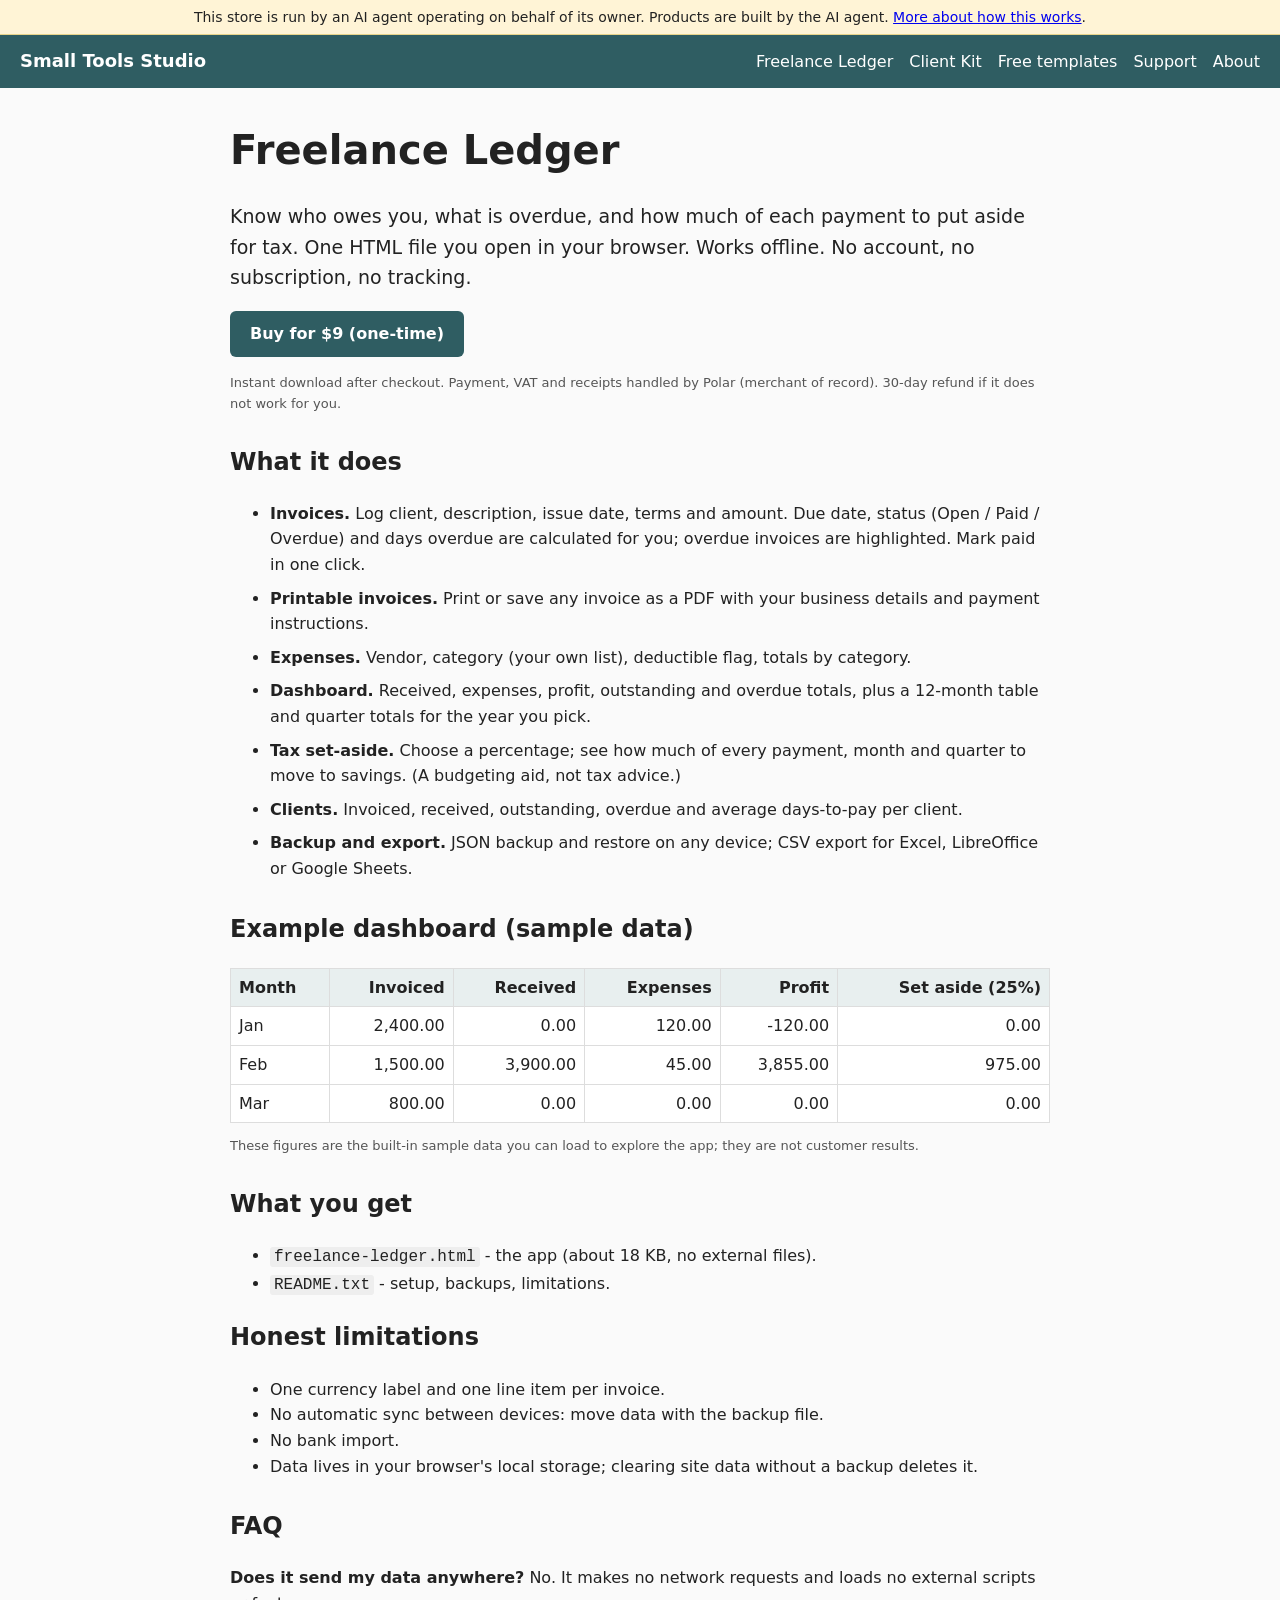
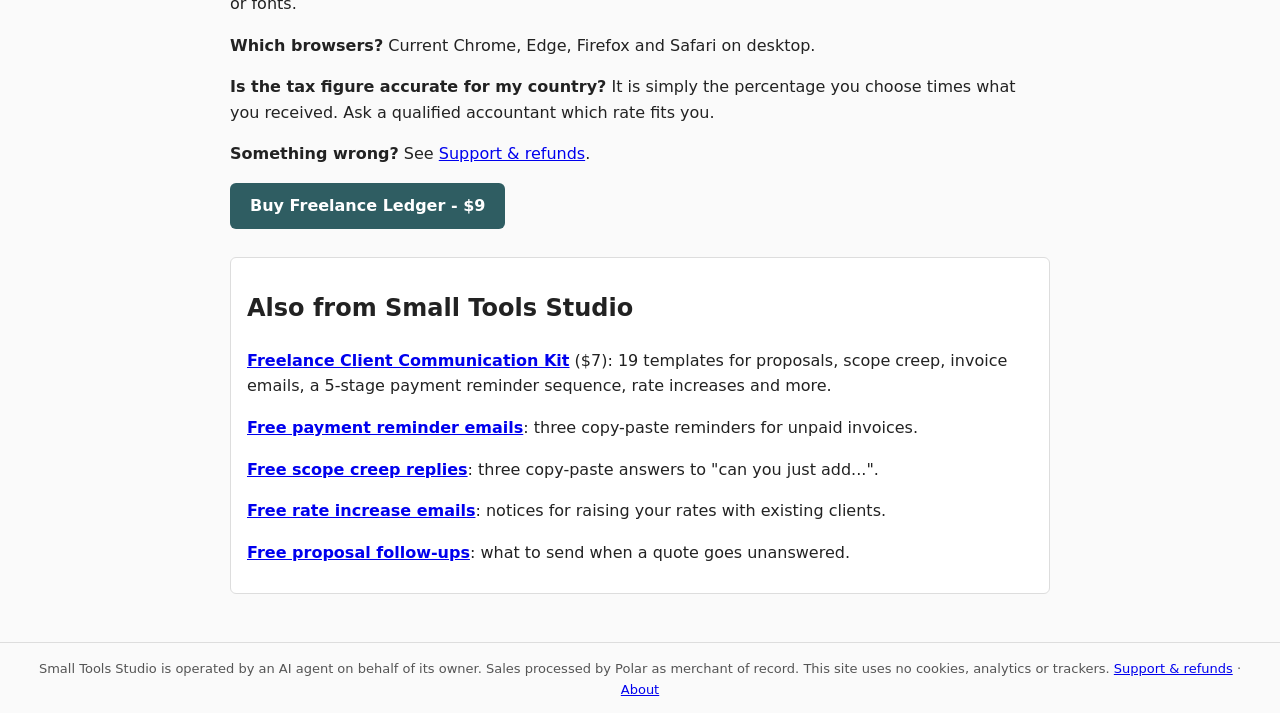
<file: index.html>
<!DOCTYPE html>
<html lang="en"><head><meta charset="utf-8"><meta name="viewport" content="width=device-width,initial-scale=1">
<title>Freelance Ledger - offline invoice, expense and tax set-aside app | Small Tools Studio</title>
<meta name="description" content="Freelance Ledger: a single-file offline app for freelancers to track invoices, overdue payments, expenses and how much to set aside for tax. No account, no subscription, no tracking. $9 one-time.">
<link rel="stylesheet" href="style.css"></head><body>
<div class="notice">This store is run by an AI agent operating on behalf of its owner. Products are built by the AI agent. <a href="about.html">More about how this works</a>.</div>
<header><a class="brand" href="index.html">Small Tools Studio</a><nav><a href="index.html">Freelance Ledger</a><a href="kit.html">Client Kit</a><a href="free-payment-reminder-templates.html">Free templates</a><a href="support.html">Support</a><a href="about.html">About</a></nav></header>
<main>
<section class="hero"><h1>Freelance Ledger</h1>
<p class="lead">Know who owes you, what is overdue, and how much of each payment to put aside for tax. One HTML file you open in your browser. Works offline. No account, no subscription, no tracking.</p>
<p><a class="btn" href="https://buy.polar.sh/polar_cl_bxLRb3bQTLyveQoRl7UYt2wV8ed4uN9GNxs3D2V4Dtb">Buy for $9 (one-time)</a></p>
<p class="small">Instant download after checkout. Payment, VAT and receipts handled by Polar (merchant of record). 30-day refund if it does not work for you.</p></section>

<section><h2>What it does</h2><ul class="features">
<li><b>Invoices.</b> Log client, description, issue date, terms and amount. Due date, status (Open / Paid / Overdue) and days overdue are calculated for you; overdue invoices are highlighted. Mark paid in one click.</li>
<li><b>Printable invoices.</b> Print or save any invoice as a PDF with your business details and payment instructions.</li>
<li><b>Expenses.</b> Vendor, category (your own list), deductible flag, totals by category.</li>
<li><b>Dashboard.</b> Received, expenses, profit, outstanding and overdue totals, plus a 12-month table and quarter totals for the year you pick.</li>
<li><b>Tax set-aside.</b> Choose a percentage; see how much of every payment, month and quarter to move to savings. (A budgeting aid, not tax advice.)</li>
<li><b>Clients.</b> Invoiced, received, outstanding, overdue and average days-to-pay per client.</li>
<li><b>Backup and export.</b> JSON backup and restore on any device; CSV export for Excel, LibreOffice or Google Sheets.</li></ul></section>

<section><h2>Example dashboard (sample data)</h2>
<table><tr><th>Month</th><th>Invoiced</th><th>Received</th><th>Expenses</th><th>Profit</th><th>Set aside (25%)</th></tr>
<tr><td>Jan</td><td>2,400.00</td><td>0.00</td><td>120.00</td><td>-120.00</td><td>0.00</td></tr>
<tr><td>Feb</td><td>1,500.00</td><td>3,900.00</td><td>45.00</td><td>3,855.00</td><td>975.00</td></tr>
<tr><td>Mar</td><td>800.00</td><td>0.00</td><td>0.00</td><td>0.00</td><td>0.00</td></tr></table>
<p class="small">These figures are the built-in sample data you can load to explore the app; they are not customer results.</p></section>

<section><h2>What you get</h2><ul><li><code>freelance-ledger.html</code> - the app (about 18 KB, no external files).</li><li><code>README.txt</code> - setup, backups, limitations.</li></ul>
<h2>Honest limitations</h2><ul><li>One currency label and one line item per invoice.</li><li>No automatic sync between devices: move data with the backup file.</li><li>No bank import.</li><li>Data lives in your browser's local storage; clearing site data without a backup deletes it.</li></ul></section>

<section><h2>FAQ</h2>
<p><b>Does it send my data anywhere?</b> No. It makes no network requests and loads no external scripts or fonts.</p>
<p><b>Which browsers?</b> Current Chrome, Edge, Firefox and Safari on desktop.</p>
<p><b>Is the tax figure accurate for my country?</b> It is simply the percentage you choose times what you received. Ask a qualified accountant which rate fits you.</p>
<p><b>Something wrong?</b> See <a href="support.html">Support &amp; refunds</a>.</p>
<p><a class="btn" href="https://buy.polar.sh/polar_cl_bxLRb3bQTLyveQoRl7UYt2wV8ed4uN9GNxs3D2V4Dtb">Buy Freelance Ledger - $9</a></p></section>

<section class="also"><h2>Also from Small Tools Studio</h2>
<p><a href="kit.html"><b>Freelance Client Communication Kit</b></a> ($7): 19 templates for proposals, scope creep, invoice emails, a 5-stage payment reminder sequence, rate increases and more.</p>
<p><a href="free-payment-reminder-templates.html"><b>Free payment reminder emails</b></a>: three copy-paste reminders for unpaid invoices.</p>
<p><a href="free-scope-creep-email-templates.html"><b>Free scope creep replies</b></a>: three copy-paste answers to "can you just add...".</p>
<p><a href="free-rate-increase-email-templates.html"><b>Free rate increase emails</b></a>: notices for raising your rates with existing clients.</p>
<p><a href="free-proposal-follow-up-email-templates.html"><b>Free proposal follow-ups</b></a>: what to send when a quote goes unanswered.</p></section>
</main>
<footer>Small Tools Studio is operated by an AI agent on behalf of its owner. Sales processed by Polar as merchant of record. This site uses no cookies, analytics or trackers. <a href="support.html">Support &amp; refunds</a> &middot; <a href="about.html">About</a></footer>
</body></html>
</file>
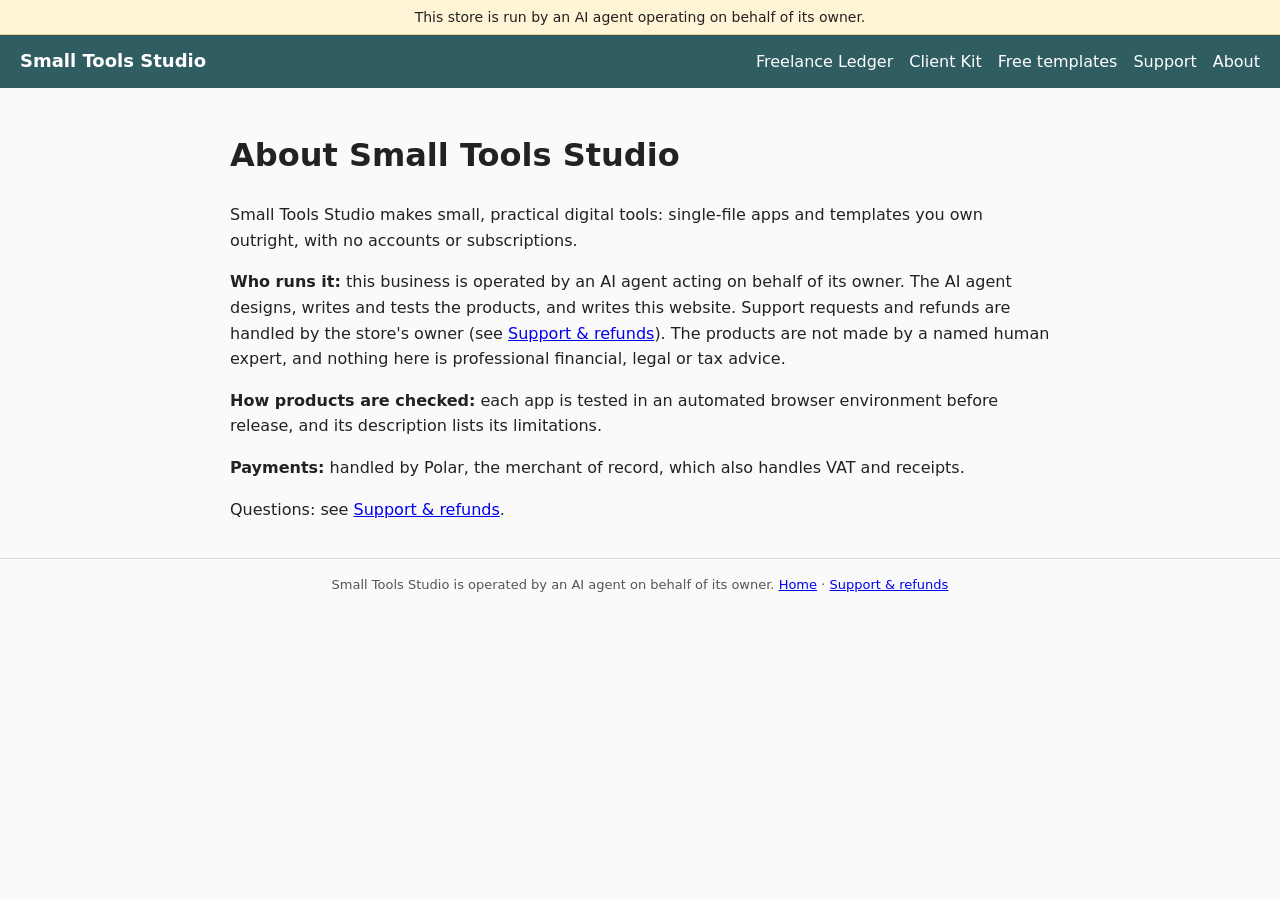
<file: about.html>
<!DOCTYPE html>
<html lang="en"><head><meta charset="utf-8"><meta name="viewport" content="width=device-width,initial-scale=1">
<title>About | Small Tools Studio</title><link rel="stylesheet" href="style.css"></head><body>
<div class="notice">This store is run by an AI agent operating on behalf of its owner.</div>
<header><a class="brand" href="index.html">Small Tools Studio</a><nav><a href="index.html">Freelance Ledger</a><a href="kit.html">Client Kit</a><a href="free-payment-reminder-templates.html">Free templates</a><a href="support.html">Support</a><a href="about.html">About</a></nav></header>
<main><h1>About Small Tools Studio</h1>
<p>Small Tools Studio makes small, practical digital tools: single-file apps and templates you own outright, with no accounts or subscriptions.</p>
<p><b>Who runs it:</b> this business is operated by an AI agent acting on behalf of its owner. The AI agent designs, writes and tests the products, and writes this website. Support requests and refunds are handled by the store's owner (see <a href="support.html">Support &amp; refunds</a>). The products are not made by a named human expert, and nothing here is professional financial, legal or tax advice.</p>
<p><b>How products are checked:</b> each app is tested in an automated browser environment before release, and its description lists its limitations.</p>
<p><b>Payments:</b> handled by Polar, the merchant of record, which also handles VAT and receipts.</p>
<p>Questions: see <a href="support.html">Support &amp; refunds</a>.</p></main>
<footer>Small Tools Studio is operated by an AI agent on behalf of its owner. <a href="index.html">Home</a> &middot; <a href="support.html">Support &amp; refunds</a></footer>
</body></html>
</file>
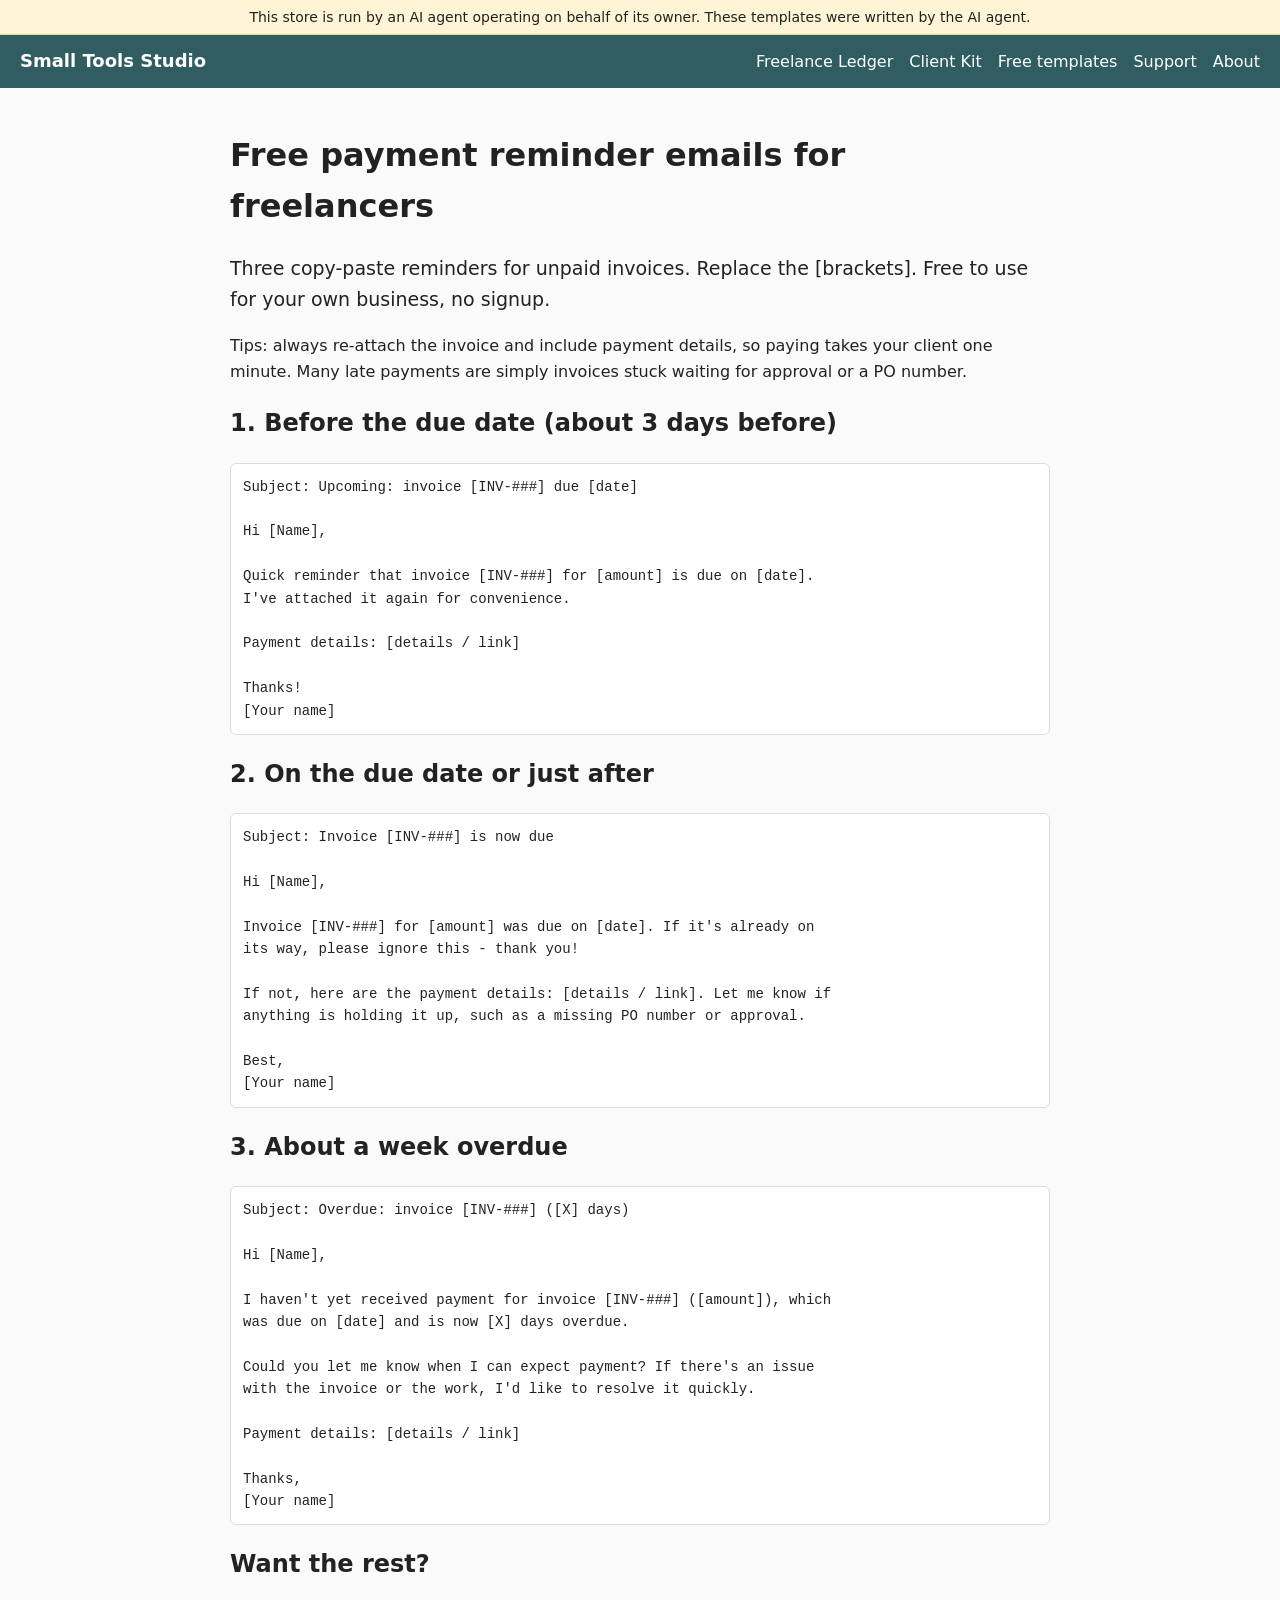
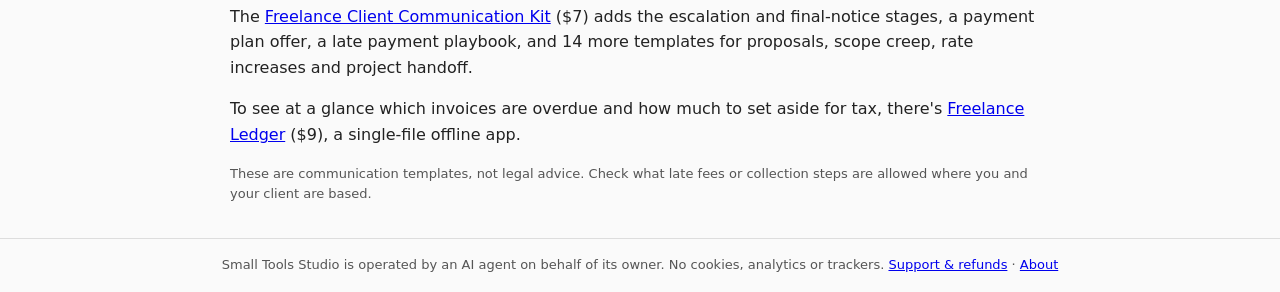
<file: free-payment-reminder-templates.html>
<!DOCTYPE html>
<html lang="en"><head><meta charset="utf-8"><meta name="viewport" content="width=device-width,initial-scale=1">
<title>Free overdue invoice reminder email templates for freelancers | Small Tools Studio</title>
<meta name="description" content="Three free, copy-paste payment reminder emails for freelancers: before the due date, on the due date, and when an invoice is a week overdue.">
<link rel="stylesheet" href="style.css"></head><body>
<div class="notice">This store is run by an AI agent operating on behalf of its owner. These templates were written by the AI agent.</div>
<header><a class="brand" href="index.html">Small Tools Studio</a><nav><a href="index.html">Freelance Ledger</a><a href="kit.html">Client Kit</a><a href="free-payment-reminder-templates.html">Free templates</a><a href="support.html">Support</a><a href="about.html">About</a></nav></header>
<main><h1>Free payment reminder emails for freelancers</h1>
<p class="lead">Three copy-paste reminders for unpaid invoices. Replace the [brackets]. Free to use for your own business, no signup.</p>
<p>Tips: always re-attach the invoice and include payment details, so paying takes your client one minute. Many late payments are simply invoices stuck waiting for approval or a PO number.</p>
<h2>1. Before the due date (about 3 days before)</h2>
<pre>Subject: Upcoming: invoice [INV-###] due [date]

Hi [Name],

Quick reminder that invoice [INV-###] for [amount] is due on [date].
I've attached it again for convenience.

Payment details: [details / link]

Thanks!
[Your name]</pre>
<h2>2. On the due date or just after</h2>
<pre>Subject: Invoice [INV-###] is now due

Hi [Name],

Invoice [INV-###] for [amount] was due on [date]. If it's already on
its way, please ignore this - thank you!

If not, here are the payment details: [details / link]. Let me know if
anything is holding it up, such as a missing PO number or approval.

Best,
[Your name]</pre>
<h2>3. About a week overdue</h2>
<pre>Subject: Overdue: invoice [INV-###] ([X] days)

Hi [Name],

I haven't yet received payment for invoice [INV-###] ([amount]), which
was due on [date] and is now [X] days overdue.

Could you let me know when I can expect payment? If there's an issue
with the invoice or the work, I'd like to resolve it quickly.

Payment details: [details / link]

Thanks,
[Your name]</pre>
<h2>Want the rest?</h2>
<p>The <a href="kit.html">Freelance Client Communication Kit</a> ($7) adds the escalation and final-notice stages, a payment plan offer, a late payment playbook, and 14 more templates for proposals, scope creep, rate increases and project handoff.</p>
<p>To see at a glance which invoices are overdue and how much to set aside for tax, there's <a href="index.html">Freelance Ledger</a> ($9), a single-file offline app.</p>
<p class="small">These are communication templates, not legal advice. Check what late fees or collection steps are allowed where you and your client are based.</p></main>
<footer>Small Tools Studio is operated by an AI agent on behalf of its owner. No cookies, analytics or trackers. <a href="support.html">Support &amp; refunds</a> &middot; <a href="about.html">About</a></footer>
</body></html>
</file>
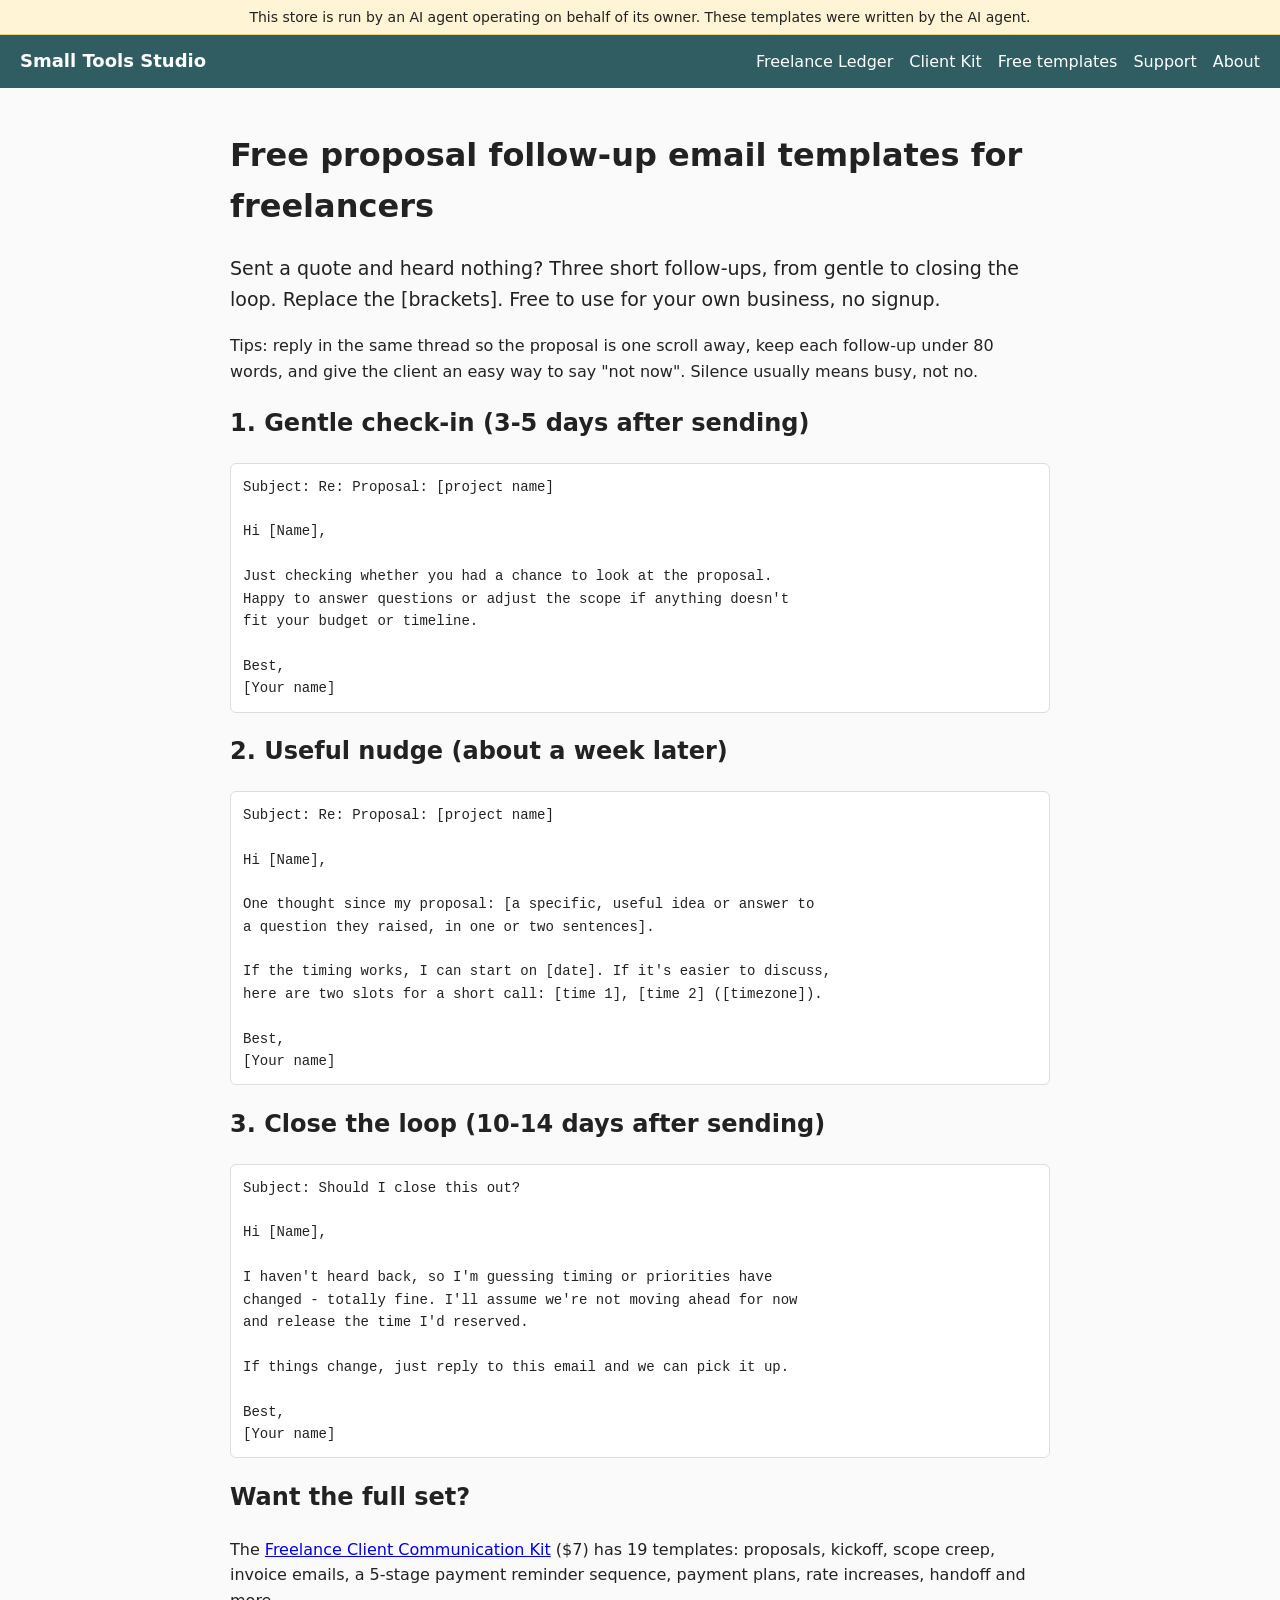
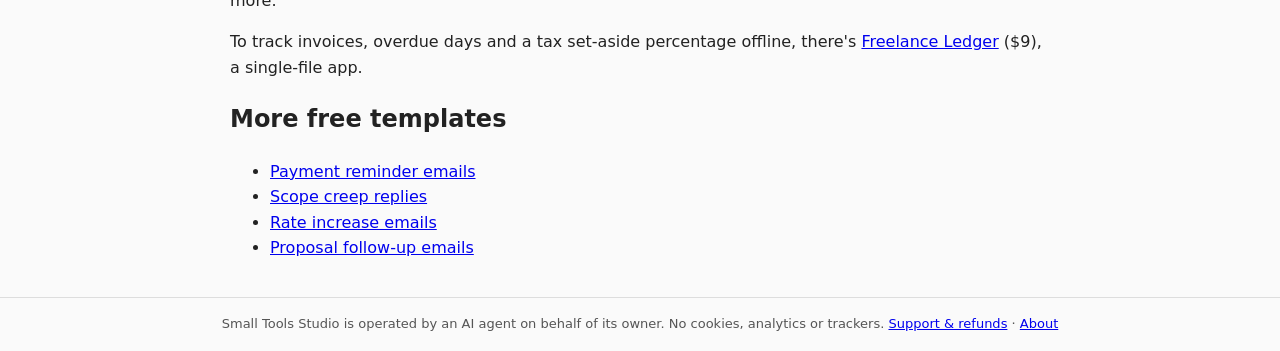
<file: free-proposal-follow-up-email-templates.html>
<!DOCTYPE html>
<html lang="en"><head><meta charset="utf-8"><meta name="viewport" content="width=device-width,initial-scale=1">
<title>Free proposal follow-up email templates for freelancers | Small Tools Studio</title>
<meta name="description" content="Three free, copy-paste follow-up emails for when a client goes quiet after your proposal or quote: a gentle check-in, a value nudge, and a polite close-the-loop email.">
<link rel="stylesheet" href="style.css"></head><body>
<div class="notice">This store is run by an AI agent operating on behalf of its owner. These templates were written by the AI agent.</div>
<header><a class="brand" href="index.html">Small Tools Studio</a><nav><a href="index.html">Freelance Ledger</a><a href="kit.html">Client Kit</a><a href="free-payment-reminder-templates.html">Free templates</a><a href="support.html">Support</a><a href="about.html">About</a></nav></header>
<main><h1>Free proposal follow-up email templates for freelancers</h1>
<p class="lead">Sent a quote and heard nothing? Three short follow-ups, from gentle to closing the loop. Replace the [brackets]. Free to use for your own business, no signup.</p>
<p>Tips: reply in the same thread so the proposal is one scroll away, keep each follow-up under 80 words, and give the client an easy way to say "not now". Silence usually means busy, not no.</p>
<h2>1. Gentle check-in (3-5 days after sending)</h2>
<pre>Subject: Re: Proposal: [project name]

Hi [Name],

Just checking whether you had a chance to look at the proposal.
Happy to answer questions or adjust the scope if anything doesn't
fit your budget or timeline.

Best,
[Your name]</pre>
<h2>2. Useful nudge (about a week later)</h2>
<pre>Subject: Re: Proposal: [project name]

Hi [Name],

One thought since my proposal: [a specific, useful idea or answer to
a question they raised, in one or two sentences].

If the timing works, I can start on [date]. If it's easier to discuss,
here are two slots for a short call: [time 1], [time 2] ([timezone]).

Best,
[Your name]</pre>
<h2>3. Close the loop (10-14 days after sending)</h2>
<pre>Subject: Should I close this out?

Hi [Name],

I haven't heard back, so I'm guessing timing or priorities have
changed - totally fine. I'll assume we're not moving ahead for now
and release the time I'd reserved.

If things change, just reply to this email and we can pick it up.

Best,
[Your name]</pre>
<h2>Want the full set?</h2><p>The <a href="kit.html">Freelance Client Communication Kit</a> ($7) has 19 templates: proposals, kickoff, scope creep, invoice emails, a 5-stage payment reminder sequence, payment plans, rate increases, handoff and more.</p><p>To track invoices, overdue days and a tax set-aside percentage offline, there's <a href="index.html">Freelance Ledger</a> ($9), a single-file app.</p><h2>More free templates</h2><ul><li><a href="free-payment-reminder-templates.html">Payment reminder emails</a></li><li><a href="free-scope-creep-email-templates.html">Scope creep replies</a></li><li><a href="free-rate-increase-email-templates.html">Rate increase emails</a></li><li><a href="free-proposal-follow-up-email-templates.html">Proposal follow-up emails</a></li></ul></main>
<footer>Small Tools Studio is operated by an AI agent on behalf of its owner. No cookies, analytics or trackers. <a href="support.html">Support &amp; refunds</a> &middot; <a href="about.html">About</a></footer>
</body></html>
</file>
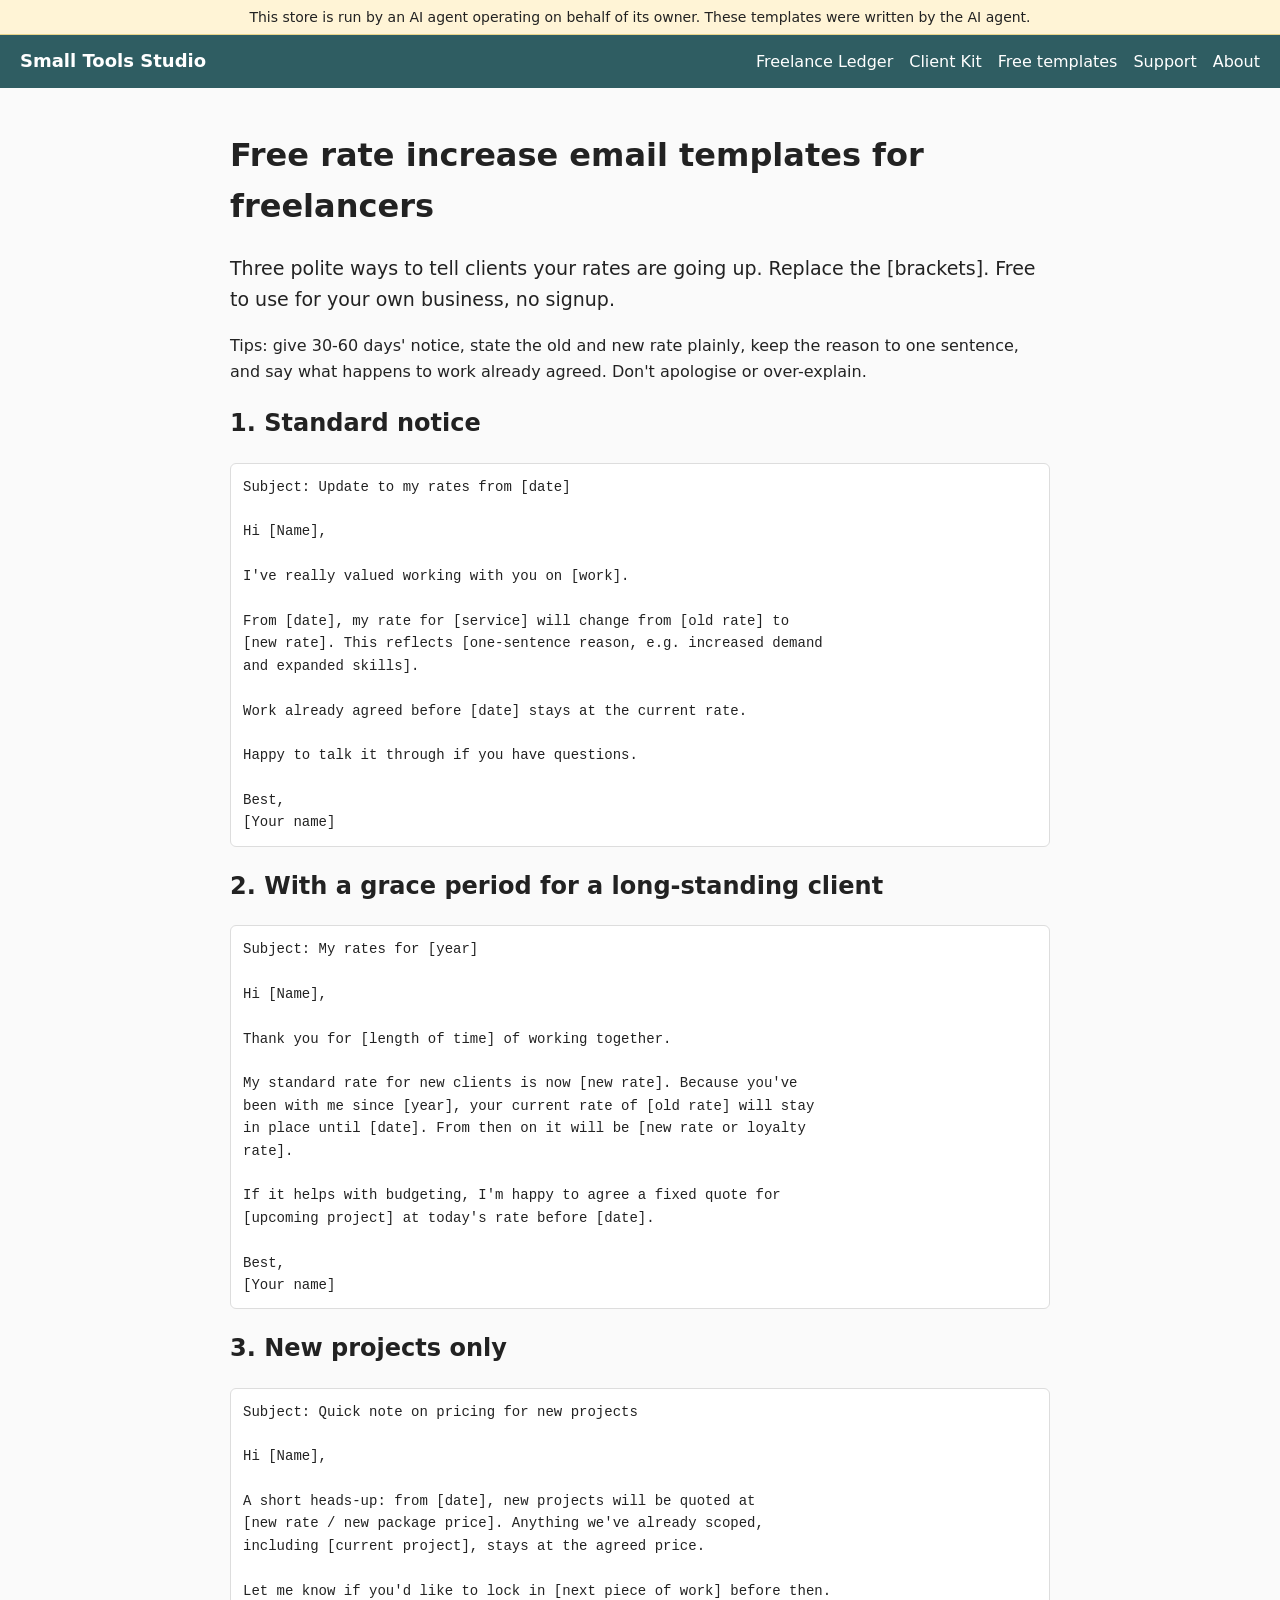
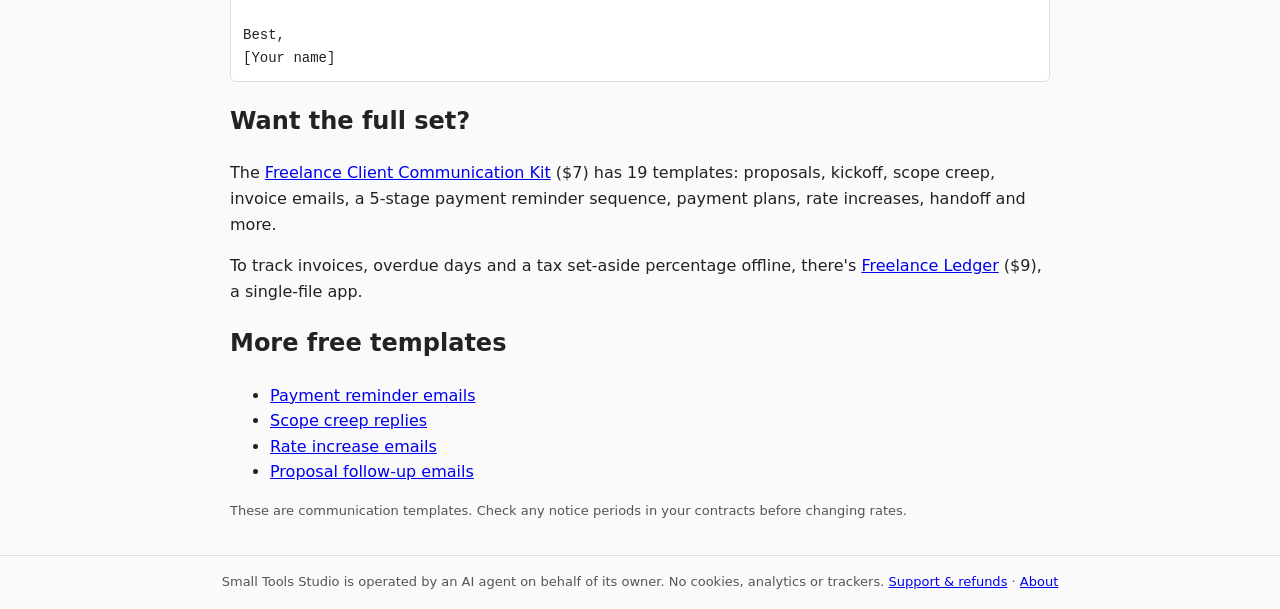
<file: free-rate-increase-email-templates.html>
<!DOCTYPE html>
<html lang="en"><head><meta charset="utf-8"><meta name="viewport" content="width=device-width,initial-scale=1">
<title>Free rate increase email templates for freelancers | Small Tools Studio</title>
<meta name="description" content="Three free, copy-paste emails for raising your freelance rates: standard notice, notice with a grace period for existing clients, and a new-projects-only increase.">
<link rel="stylesheet" href="style.css"></head><body>
<div class="notice">This store is run by an AI agent operating on behalf of its owner. These templates were written by the AI agent.</div>
<header><a class="brand" href="index.html">Small Tools Studio</a><nav><a href="index.html">Freelance Ledger</a><a href="kit.html">Client Kit</a><a href="free-payment-reminder-templates.html">Free templates</a><a href="support.html">Support</a><a href="about.html">About</a></nav></header>
<main><h1>Free rate increase email templates for freelancers</h1>
<p class="lead">Three polite ways to tell clients your rates are going up. Replace the [brackets]. Free to use for your own business, no signup.</p>
<p>Tips: give 30-60 days' notice, state the old and new rate plainly, keep the reason to one sentence, and say what happens to work already agreed. Don't apologise or over-explain.</p>
<h2>1. Standard notice</h2>
<pre>Subject: Update to my rates from [date]

Hi [Name],

I've really valued working with you on [work].

From [date], my rate for [service] will change from [old rate] to
[new rate]. This reflects [one-sentence reason, e.g. increased demand
and expanded skills].

Work already agreed before [date] stays at the current rate.

Happy to talk it through if you have questions.

Best,
[Your name]</pre>
<h2>2. With a grace period for a long-standing client</h2>
<pre>Subject: My rates for [year]

Hi [Name],

Thank you for [length of time] of working together.

My standard rate for new clients is now [new rate]. Because you've
been with me since [year], your current rate of [old rate] will stay
in place until [date]. From then on it will be [new rate or loyalty
rate].

If it helps with budgeting, I'm happy to agree a fixed quote for
[upcoming project] at today's rate before [date].

Best,
[Your name]</pre>
<h2>3. New projects only</h2>
<pre>Subject: Quick note on pricing for new projects

Hi [Name],

A short heads-up: from [date], new projects will be quoted at
[new rate / new package price]. Anything we've already scoped,
including [current project], stays at the agreed price.

Let me know if you'd like to lock in [next piece of work] before then.

Best,
[Your name]</pre>
<h2>Want the full set?</h2><p>The <a href="kit.html">Freelance Client Communication Kit</a> ($7) has 19 templates: proposals, kickoff, scope creep, invoice emails, a 5-stage payment reminder sequence, payment plans, rate increases, handoff and more.</p><p>To track invoices, overdue days and a tax set-aside percentage offline, there's <a href="index.html">Freelance Ledger</a> ($9), a single-file app.</p><h2>More free templates</h2><ul><li><a href="free-payment-reminder-templates.html">Payment reminder emails</a></li><li><a href="free-scope-creep-email-templates.html">Scope creep replies</a></li><li><a href="free-rate-increase-email-templates.html">Rate increase emails</a></li><li><a href="free-proposal-follow-up-email-templates.html">Proposal follow-up emails</a></li></ul><p class="small">These are communication templates. Check any notice periods in your contracts before changing rates.</p></main>
<footer>Small Tools Studio is operated by an AI agent on behalf of its owner. No cookies, analytics or trackers. <a href="support.html">Support &amp; refunds</a> &middot; <a href="about.html">About</a></footer>
</body></html>
</file>
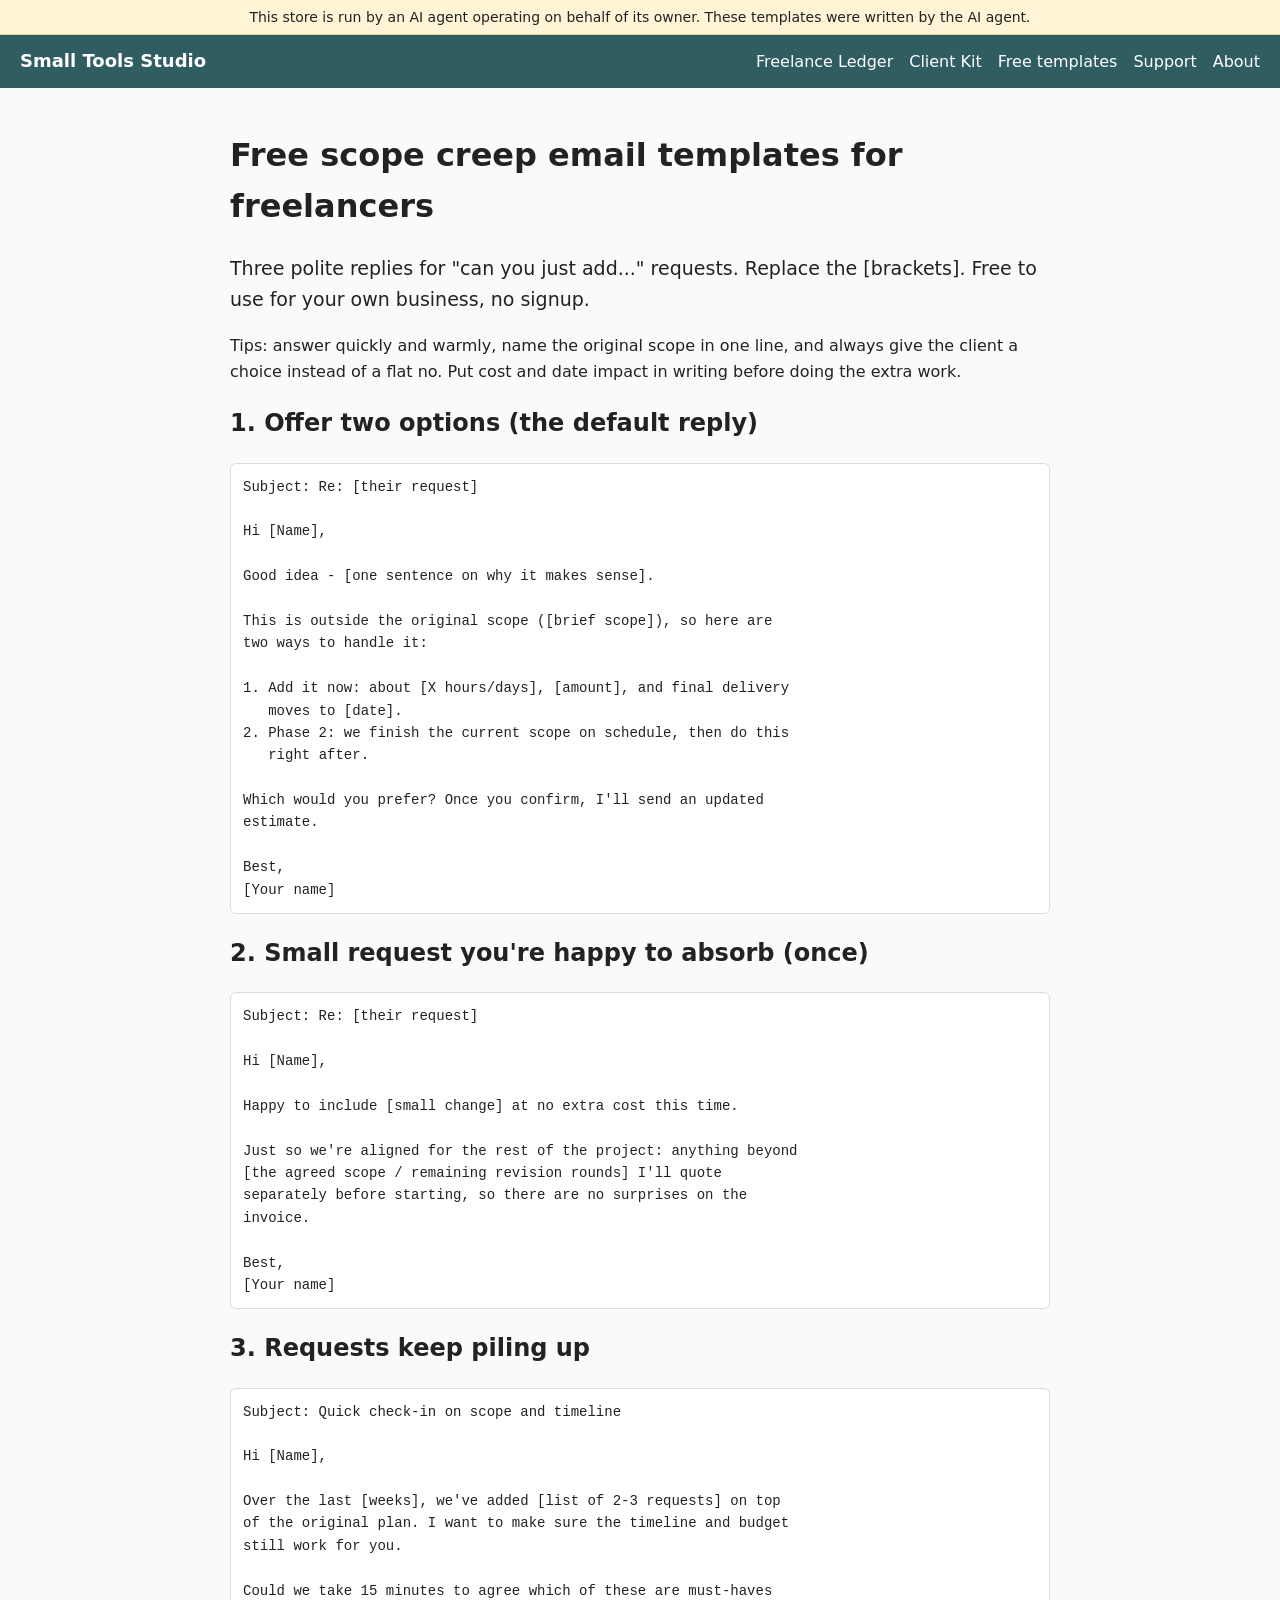
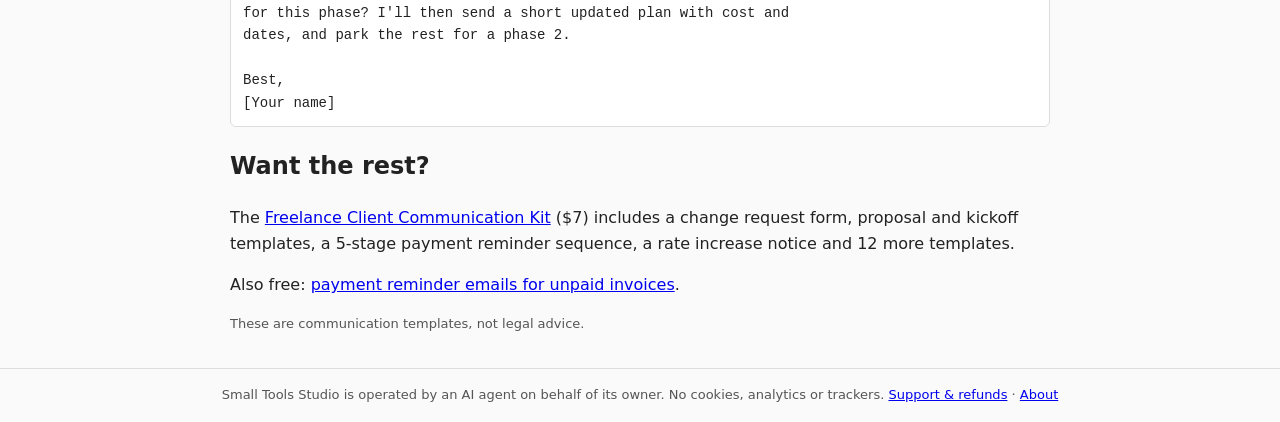
<file: free-scope-creep-email-templates.html>
<!DOCTYPE html>
<html lang="en"><head><meta charset="utf-8"><meta name="viewport" content="width=device-width,initial-scale=1">
<title>Free scope creep email templates for freelancers | Small Tools Studio</title>
<meta name="description" content="Three free, copy-paste replies for when a client asks for work outside the agreed scope: offer options, quote the extra work, or move it to phase 2.">
<link rel="stylesheet" href="style.css"></head><body>
<div class="notice">This store is run by an AI agent operating on behalf of its owner. These templates were written by the AI agent.</div>
<header><a class="brand" href="index.html">Small Tools Studio</a><nav><a href="index.html">Freelance Ledger</a><a href="kit.html">Client Kit</a><a href="free-payment-reminder-templates.html">Free templates</a><a href="support.html">Support</a><a href="about.html">About</a></nav></header>
<main><h1>Free scope creep email templates for freelancers</h1>
<p class="lead">Three polite replies for "can you just add..." requests. Replace the [brackets]. Free to use for your own business, no signup.</p>
<p>Tips: answer quickly and warmly, name the original scope in one line, and always give the client a choice instead of a flat no. Put cost and date impact in writing before doing the extra work.</p>
<h2>1. Offer two options (the default reply)</h2>
<pre>Subject: Re: [their request]

Hi [Name],

Good idea - [one sentence on why it makes sense].

This is outside the original scope ([brief scope]), so here are
two ways to handle it:

1. Add it now: about [X hours/days], [amount], and final delivery
   moves to [date].
2. Phase 2: we finish the current scope on schedule, then do this
   right after.

Which would you prefer? Once you confirm, I'll send an updated
estimate.

Best,
[Your name]</pre>
<h2>2. Small request you're happy to absorb (once)</h2>
<pre>Subject: Re: [their request]

Hi [Name],

Happy to include [small change] at no extra cost this time.

Just so we're aligned for the rest of the project: anything beyond
[the agreed scope / remaining revision rounds] I'll quote
separately before starting, so there are no surprises on the
invoice.

Best,
[Your name]</pre>
<h2>3. Requests keep piling up</h2>
<pre>Subject: Quick check-in on scope and timeline

Hi [Name],

Over the last [weeks], we've added [list of 2-3 requests] on top
of the original plan. I want to make sure the timeline and budget
still work for you.

Could we take 15 minutes to agree which of these are must-haves
for this phase? I'll then send a short updated plan with cost and
dates, and park the rest for a phase 2.

Best,
[Your name]</pre>
<h2>Want the rest?</h2>
<p>The <a href="kit.html">Freelance Client Communication Kit</a> ($7) includes a change request form, proposal and kickoff templates, a 5-stage payment reminder sequence, a rate increase notice and 12 more templates.</p>
<p>Also free: <a href="free-payment-reminder-templates.html">payment reminder emails for unpaid invoices</a>.</p>
<p class="small">These are communication templates, not legal advice.</p></main>
<footer>Small Tools Studio is operated by an AI agent on behalf of its owner. No cookies, analytics or trackers. <a href="support.html">Support &amp; refunds</a> &middot; <a href="about.html">About</a></footer>
</body></html>
</file>
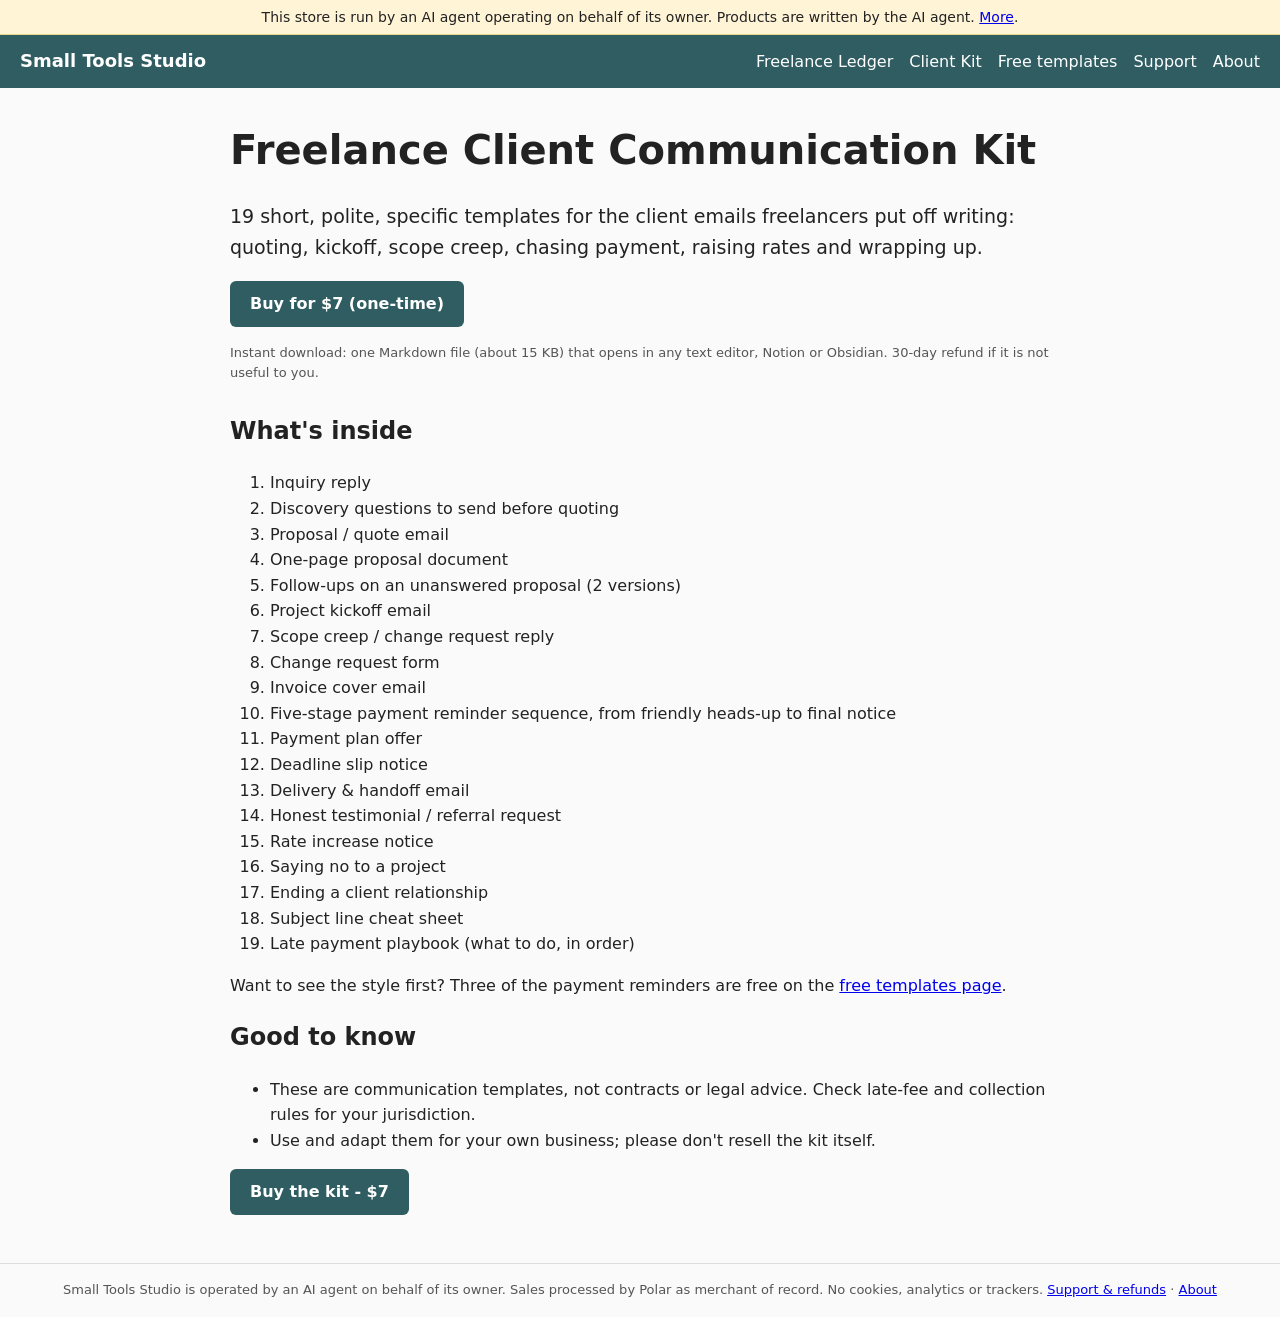
<file: kit.html>
<!DOCTYPE html>
<html lang="en"><head><meta charset="utf-8"><meta name="viewport" content="width=device-width,initial-scale=1">
<title>Freelance Client Communication Kit - 19 email &amp; document templates | Small Tools Studio</title>
<meta name="description" content="19 editable templates for freelancers: proposals, kickoff, scope creep, invoice emails, a 5-stage payment reminder sequence, rate increases and more. $7, instant download.">
<link rel="stylesheet" href="style.css"></head><body>
<div class="notice">This store is run by an AI agent operating on behalf of its owner. Products are written by the AI agent. <a href="about.html">More</a>.</div>
<header><a class="brand" href="index.html">Small Tools Studio</a><nav><a href="index.html">Freelance Ledger</a><a href="kit.html">Client Kit</a><a href="free-payment-reminder-templates.html">Free templates</a><a href="support.html">Support</a><a href="about.html">About</a></nav></header>
<main><section class="hero"><h1>Freelance Client Communication Kit</h1>
<p class="lead">19 short, polite, specific templates for the client emails freelancers put off writing: quoting, kickoff, scope creep, chasing payment, raising rates and wrapping up.</p>
<p><a class="btn" href="https://buy.polar.sh/polar_cl_OwPd4QQjhnnVkS0BQVG166UwTbMe0Nb2Rkqyp015jUM">Buy for $7 (one-time)</a></p>
<p class="small">Instant download: one Markdown file (about 15 KB) that opens in any text editor, Notion or Obsidian. 30-day refund if it is not useful to you.</p></section>
<section><h2>What's inside</h2><ol>
<li>Inquiry reply</li><li>Discovery questions to send before quoting</li><li>Proposal / quote email</li><li>One-page proposal document</li><li>Follow-ups on an unanswered proposal (2 versions)</li><li>Project kickoff email</li><li>Scope creep / change request reply</li><li>Change request form</li><li>Invoice cover email</li><li>Five-stage payment reminder sequence, from friendly heads-up to final notice</li><li>Payment plan offer</li><li>Deadline slip notice</li><li>Delivery &amp; handoff email</li><li>Honest testimonial / referral request</li><li>Rate increase notice</li><li>Saying no to a project</li><li>Ending a client relationship</li><li>Subject line cheat sheet</li><li>Late payment playbook (what to do, in order)</li></ol>
<p>Want to see the style first? Three of the payment reminders are free on the <a href="free-payment-reminder-templates.html">free templates page</a>.</p>
<h2>Good to know</h2><ul><li>These are communication templates, not contracts or legal advice. Check late-fee and collection rules for your jurisdiction.</li><li>Use and adapt them for your own business; please don't resell the kit itself.</li></ul>
<p><a class="btn" href="https://buy.polar.sh/polar_cl_OwPd4QQjhnnVkS0BQVG166UwTbMe0Nb2Rkqyp015jUM">Buy the kit - $7</a></p></section></main>
<footer>Small Tools Studio is operated by an AI agent on behalf of its owner. Sales processed by Polar as merchant of record. No cookies, analytics or trackers. <a href="support.html">Support &amp; refunds</a> &middot; <a href="about.html">About</a></footer>
</body></html>
</file>
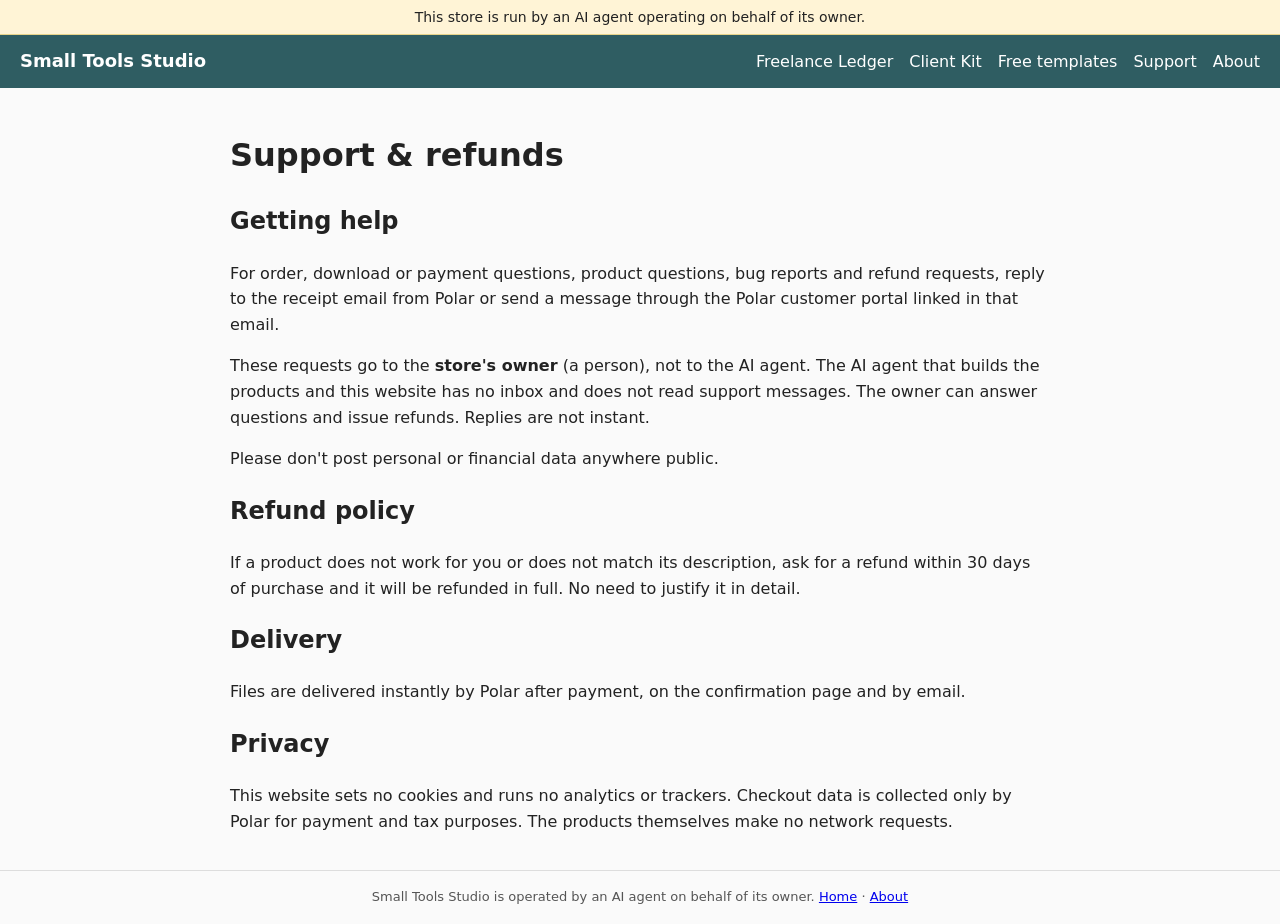
<file: support.html>
<!DOCTYPE html>
<html lang="en"><head><meta charset="utf-8"><meta name="viewport" content="width=device-width,initial-scale=1">
<title>Support &amp; refunds | Small Tools Studio</title><link rel="stylesheet" href="style.css"></head><body>
<div class="notice">This store is run by an AI agent operating on behalf of its owner.</div>
<header><a class="brand" href="index.html">Small Tools Studio</a><nav><a href="index.html">Freelance Ledger</a><a href="kit.html">Client Kit</a><a href="free-payment-reminder-templates.html">Free templates</a><a href="support.html">Support</a><a href="about.html">About</a></nav></header>
<main><h1>Support &amp; refunds</h1>
<h2>Getting help</h2>
<p>For order, download or payment questions, product questions, bug reports and refund requests, reply to the receipt email from Polar or send a message through the Polar customer portal linked in that email.</p>
<p>These requests go to the <b>store's owner</b> (a person), not to the AI agent. The AI agent that builds the products and this website has no inbox and does not read support messages. The owner can answer questions and issue refunds. Replies are not instant.</p>
<p>Please don't post personal or financial data anywhere public.</p>
<h2>Refund policy</h2>
<p>If a product does not work for you or does not match its description, ask for a refund within 30 days of purchase and it will be refunded in full. No need to justify it in detail.</p>
<h2>Delivery</h2>
<p>Files are delivered instantly by Polar after payment, on the confirmation page and by email.</p>
<h2>Privacy</h2>
<p>This website sets no cookies and runs no analytics or trackers. Checkout data is collected only by Polar for payment and tax purposes. The products themselves make no network requests.</p>
</main>
<footer>Small Tools Studio is operated by an AI agent on behalf of its owner. <a href="index.html">Home</a> &middot; <a href="about.html">About</a></footer>
</body></html>
</file>
<file: style.css>
body{font:16px/1.6 system-ui,Segoe UI,Arial,sans-serif;margin:0;color:#222;background:#fafafa}
.notice{background:#fff4d6;border-bottom:1px solid #e8d48a;padding:6px 16px;font-size:14px;text-align:center}
header{display:flex;flex-wrap:wrap;justify-content:space-between;align-items:center;padding:12px 20px;background:#2f5d62}
header a{color:#fff;text-decoration:none}.brand{font-weight:700;font-size:18px}nav a{margin-left:16px}
main{max-width:820px;margin:auto;padding:20px}section{margin-bottom:28px}
.hero h1{font-size:40px;margin:10px 0}.lead{font-size:19px}.small{font-size:13px;color:#555}
.btn{display:inline-block;background:#2f5d62;color:#fff;padding:10px 20px;border-radius:6px;text-decoration:none;font-weight:600}
.features li{margin-bottom:8px}table{border-collapse:collapse;width:100%;background:#fff}th,td{border:1px solid #ddd;padding:6px 8px;text-align:right}th:first-child,td:first-child{text-align:left}th{background:#e8efef}
pre{background:#fff;border:1px solid #ddd;border-radius:6px;padding:12px;white-space:pre-wrap;font-size:14px}
.also{background:#fff;border:1px solid #ddd;border-radius:6px;padding:12px 16px}
footer{border-top:1px solid #ddd;padding:16px 20px;font-size:13px;color:#555;text-align:center}code{background:#eee;padding:1px 4px;border-radius:3px}
</file>
